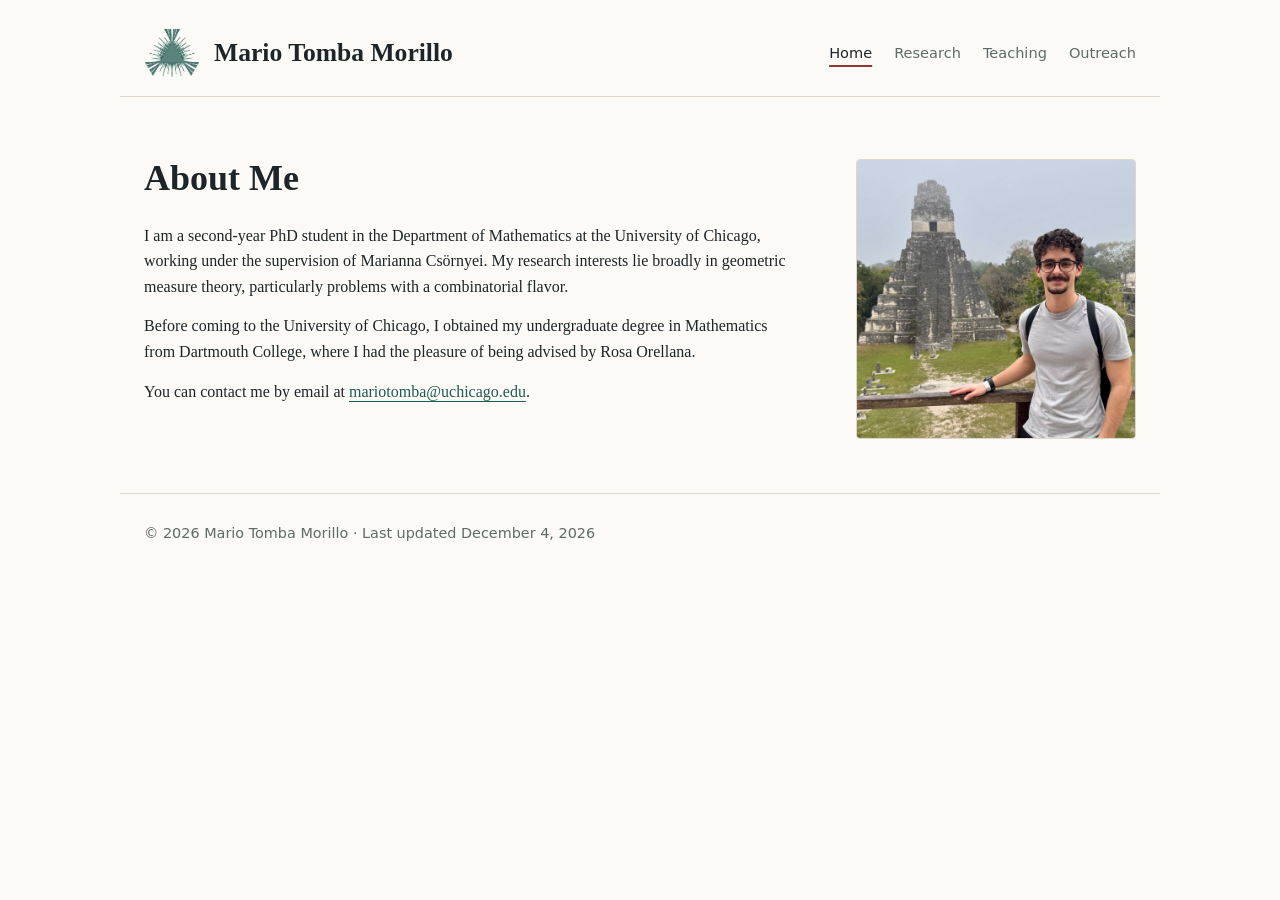
<file: index.html>
<!doctype html>
<html lang="en">
  <head>
    <meta charset="utf-8" />
    <meta name="viewport" content="width=device-width, initial-scale=1" />
    <meta
      name="description"
      content="Mario Tomba Morillo, PhD student in mathematics at the University of Chicago, working in geometric measure theory."
    />
    <meta name="theme-color" content="#fbfaf7" />
    <!-- Google Search Console ownership check: keep this line, or Search Console stops working. -->
    <meta name="google-site-verification" content="BdNd_PdKWHBC8KYTL33KnWOfQ7X2bnnzsMMP2eI7reY" />
    <meta property="og:title" content="Mario Tomba Morillo | Mathematics PhD Student" />
    <meta
      property="og:description"
      content="PhD student in mathematics at the University of Chicago, working in geometric measure theory."
    />
    <meta property="og:type" content="website" />
    <title>Mario Tomba Morillo | Mathematics PhD Student</title>
    <link rel="stylesheet" href="assets/styles.css" />
  </head>
  <body>
    <header class="site-header">
      <a class="brand" href="index.html" aria-label="Home">
        <span class="brand-mark" aria-hidden="true">
          <img src="assets/kakeya-construction.png" alt="" />
        </span>
        <span>Mario Tomba Morillo</span>
      </a>
      <nav class="nav" aria-label="Main navigation">
        <a href="index.html" aria-current="page">Home</a>
        <a href="research.html">Research</a>
        <a href="teaching.html">Teaching</a>
        <a href="outreach.html">Outreach</a>
        <!-- CV link: uncomment once assets/cv.pdf is added.
        <a href="assets/cv.pdf">CV</a> -->
      </nav>
    </header>

    <main id="top">
      <section class="hero" aria-labelledby="intro-title">
        <div class="hero-copy">
          <h1 id="intro-title" class="page-title">About Me</h1>
          <div class="intro-text">
            <p>
              I am a second-year PhD student in the Department of Mathematics at the
              University of Chicago, working under the supervision of Marianna Csörnyei.
              My research interests lie broadly in geometric measure theory, particularly
              problems with a combinatorial flavor.
            </p>
            <p>
              Before coming to the University of Chicago, I obtained my undergraduate
              degree in Mathematics from Dartmouth College, where I had the pleasure of
              being advised by Rosa Orellana.
            </p>
            <p>
              You can contact me by email at
              <a href="mailto:mariotomba@uchicago.edu">mariotomba@uchicago.edu</a>.
            </p>
          </div>
        </div>
        <figure class="portrait">
          <img
            src="assets/headshot.jpg"
            alt="Mario Tomba Morillo at Tikal, with Temple I in the background"
          />
        </figure>
      </section>
    </main>

    <footer class="site-footer">
      <p>© <span id="year"></span> Mario Tomba Morillo<span id="last-updated"></span></p>
    </footer>

    <script src="assets/main.js"></script>
  </body>
</html>
</file>
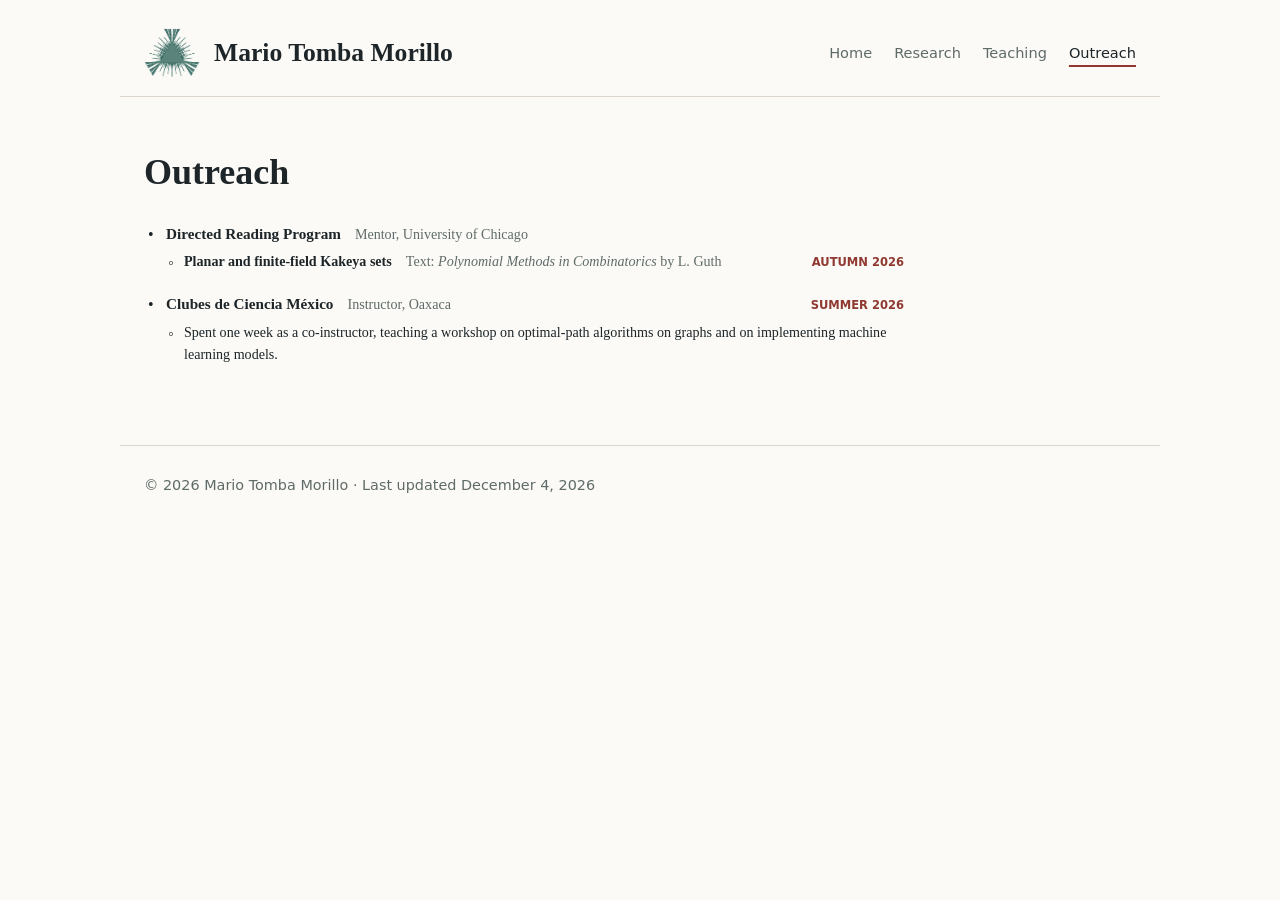
<file: outreach.html>
<!doctype html>
<html lang="en">
  <head>
    <meta charset="utf-8" />
    <meta name="viewport" content="width=device-width, initial-scale=1" />
    <meta name="description" content="Outreach by Mario Tomba Morillo." />
    <meta name="theme-color" content="#fbfaf7" />
    <meta property="og:title" content="Outreach | Mario Tomba Morillo" />
    <meta property="og:description" content="Outreach by Mario Tomba Morillo." />
    <meta property="og:type" content="website" />
    <title>Outreach | Mario Tomba Morillo</title>
    <link rel="stylesheet" href="assets/styles.css" />
  </head>
  <body>
    <header class="site-header">
      <a class="brand" href="index.html" aria-label="Home">
        <span class="brand-mark" aria-hidden="true">
          <img src="assets/kakeya-construction.png" alt="" />
        </span>
        <span>Mario Tomba Morillo</span>
      </a>
      <nav class="nav" aria-label="Main navigation">
        <a href="index.html">Home</a>
        <a href="research.html">Research</a>
        <a href="teaching.html">Teaching</a>
        <a href="outreach.html" aria-current="page">Outreach</a>
        <!-- CV link: uncomment once assets/cv.pdf is added.
        <a href="assets/cv.pdf">CV</a> -->
      </nav>
    </header>

    <main>
      <section class="page" aria-labelledby="page-title">
        <h1 id="page-title" class="page-title">Outreach</h1>
        <ul class="entry-list">
          <li>
            <span class="entry">
              <span class="entry-title">Directed Reading Program</span>
              <span class="entry-detail">Mentor, University of Chicago</span>
            </span>
            <ul class="entry-sublist">
              <li>
                <span class="entry">
                  <span class="entry-note-title">Planar and finite-field Kakeya sets</span>
                  <span class="entry-detail">Text: <i>Polynomial Methods in Combinatorics</i> by L. Guth</span>
                </span>
                <span class="term">Autumn 2026</span>
              </li>
            </ul>
          </li>
          <li>
            <span class="entry">
              <span class="entry-title">Clubes de Ciencia México</span>
              <span class="entry-detail">Instructor, Oaxaca</span>
            </span>
            <span class="term">Summer 2026</span>
            <ul class="entry-sublist">
              <li>
                <span class="entry-note">Spent one week as a co-instructor, teaching a workshop on optimal-path algorithms on graphs and on implementing machine learning models.</span>
              </li>
            </ul>
          </li>
        </ul>
      </section>
    </main>

    <footer class="site-footer">
      <p>© <span id="year"></span> Mario Tomba Morillo<span id="last-updated"></span></p>
    </footer>

    <script src="assets/main.js"></script>
  </body>
</html>
</file>
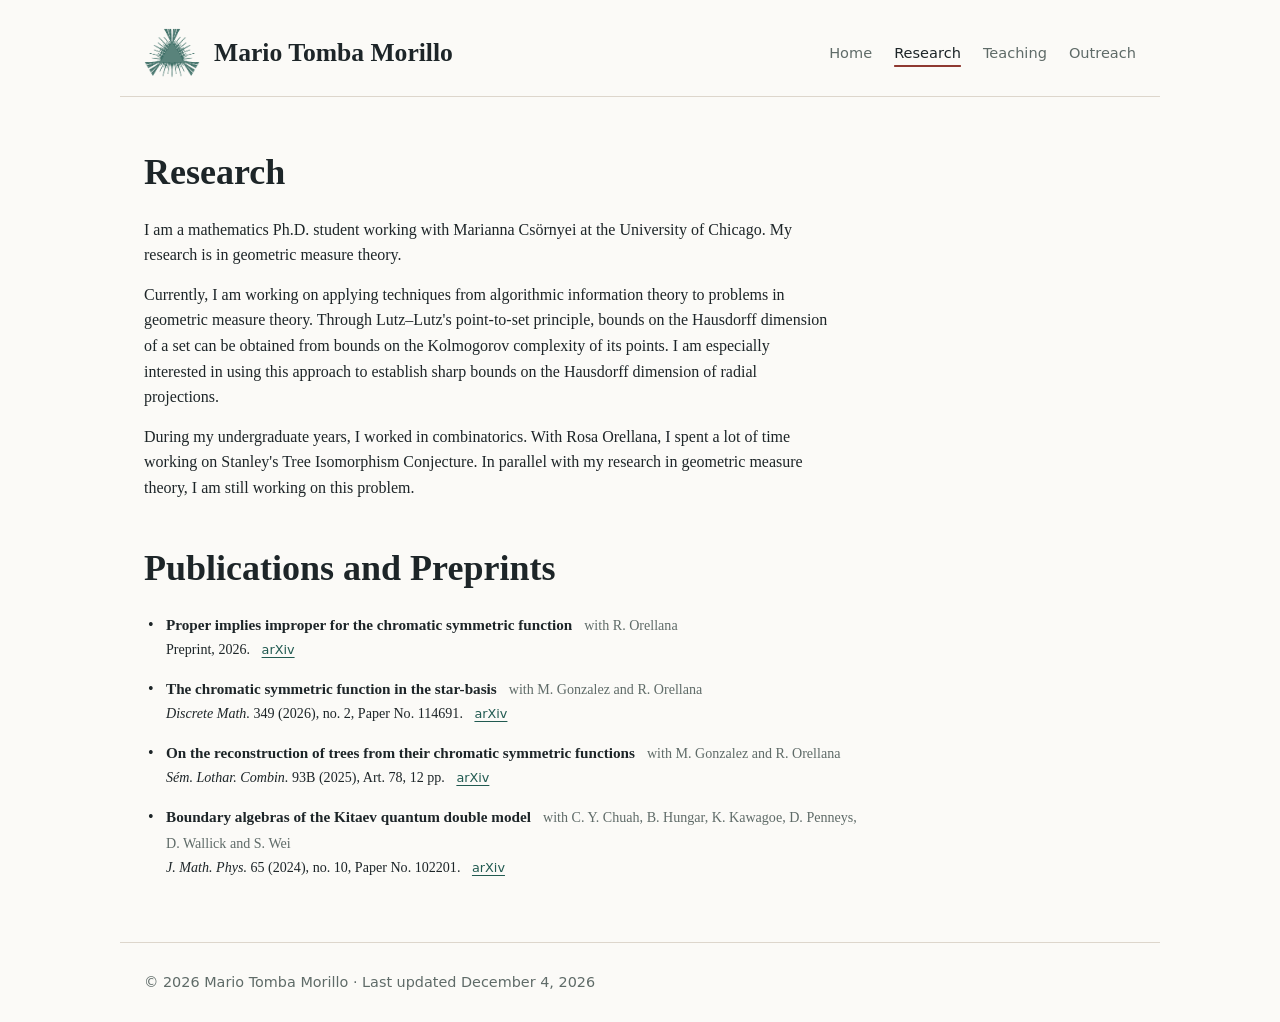
<file: research.html>
<!doctype html>
<html lang="en">
  <head>
    <meta charset="utf-8" />
    <meta name="viewport" content="width=device-width, initial-scale=1" />
    <meta name="description" content="Research of Mario Tomba Morillo: publications and preprints." />
    <meta name="theme-color" content="#fbfaf7" />
    <meta property="og:title" content="Research | Mario Tomba Morillo" />
    <meta property="og:description" content="Research of Mario Tomba Morillo: publications and preprints." />
    <meta property="og:type" content="website" />
    <title>Research | Mario Tomba Morillo</title>
    <link rel="stylesheet" href="assets/styles.css" />
  </head>
  <body>
    <header class="site-header">
      <a class="brand" href="index.html" aria-label="Home">
        <span class="brand-mark" aria-hidden="true">
          <img src="assets/kakeya-construction.png" alt="" />
        </span>
        <span>Mario Tomba Morillo</span>
      </a>
      <nav class="nav" aria-label="Main navigation">
        <a href="index.html">Home</a>
        <a href="research.html" aria-current="page">Research</a>
        <a href="teaching.html">Teaching</a>
        <a href="outreach.html">Outreach</a>
        <!-- CV link: uncomment once assets/cv.pdf is added.
        <a href="assets/cv.pdf">CV</a> -->
      </nav>
    </header>

    <main>
      <section class="page" aria-labelledby="page-title">
        <h1 id="page-title" class="page-title">Research</h1>
        <div class="intro-text">
          <p>
            I am a mathematics Ph.D. student working with Marianna Csörnyei at the University
            of Chicago. My research is in geometric measure theory.
          </p>
          <p>
            Currently, I am working on applying techniques from algorithmic information theory
            to problems in geometric measure theory. Through Lutz&ndash;Lutz's point-to-set
            principle, bounds on the Hausdorff dimension of a set can be obtained from bounds on
            the Kolmogorov complexity of its points. I am especially interested in using this
            approach to establish sharp bounds on the Hausdorff dimension of radial projections.
          </p>
          <p>
            During my undergraduate years, I worked in combinatorics. With Rosa Orellana, I
            spent a lot of time working on Stanley's Tree Isomorphism Conjecture. In parallel
            with my research in geometric measure theory, I am still working on this problem.
          </p>
        </div>

        <section class="page-section" aria-labelledby="publications-title">
          <h2 id="publications-title" class="page-title">Publications and Preprints</h2>
          <ul class="pub-list">
            <li>
              <span class="pub-title">Proper implies improper for the chromatic symmetric function</span>
              <span class="pub-authors">with <span class="nowrap">R. Orellana</span></span>
              <span class="pub-venue">
                Preprint, 2026.
                <span class="pub-links">
                  <a href="https://arxiv.org/abs/2611.18940">arXiv</a>
                </span>
              </span>
            </li>
            <li>
              <span class="pub-title">The chromatic symmetric function in the star-basis</span>
              <span class="pub-authors">with <span class="nowrap">M. Gonzalez</span> and <span class="nowrap">R. Orellana</span></span>
              <span class="pub-venue">
                <i>Discrete Math.</i> 349 (2026), no. 2, Paper No. 114691.
                <span class="pub-links">
                  <a href="https://arxiv.org/abs/2404.06002">arXiv</a>
                </span>
              </span>
            </li>
            <li>
              <span class="pub-title">On the reconstruction of trees from their chromatic symmetric functions</span>
              <span class="pub-authors">with <span class="nowrap">M. Gonzalez</span> and <span class="nowrap">R. Orellana</span></span>
              <span class="pub-venue">
                <i>Sém. Lothar. Combin.</i> 93B (2025), Art. 78, 12 pp.
                <span class="pub-links">
                  <a href="https://arxiv.org/abs/2507.15986">arXiv</a>
                </span>
              </span>
            </li>
            <li>
              <span class="pub-title">Boundary algebras of the Kitaev quantum double model</span>
              <span class="pub-authors">
                with <span class="nowrap">C. Y. Chuah</span>, <span class="nowrap">B. Hungar</span>, <span class="nowrap">K. Kawagoe</span>, <span class="nowrap">D. Penneys</span>, <span class="nowrap">D. Wallick</span> and <span class="nowrap">S. Wei</span>
              </span>
              <span class="pub-venue">
                <i>J. Math. Phys.</i> 65 (2024), no. 10, Paper No. 102201.
                <span class="pub-links">
                  <a href="https://arxiv.org/abs/2309.13440">arXiv</a>
                </span>
              </span>
            </li>
          </ul>
        </section>
      </section>
    </main>

    <footer class="site-footer">
      <p>© <span id="year"></span> Mario Tomba Morillo<span id="last-updated"></span></p>
    </footer>

    <script src="assets/main.js"></script>
  </body>
</html>
</file>
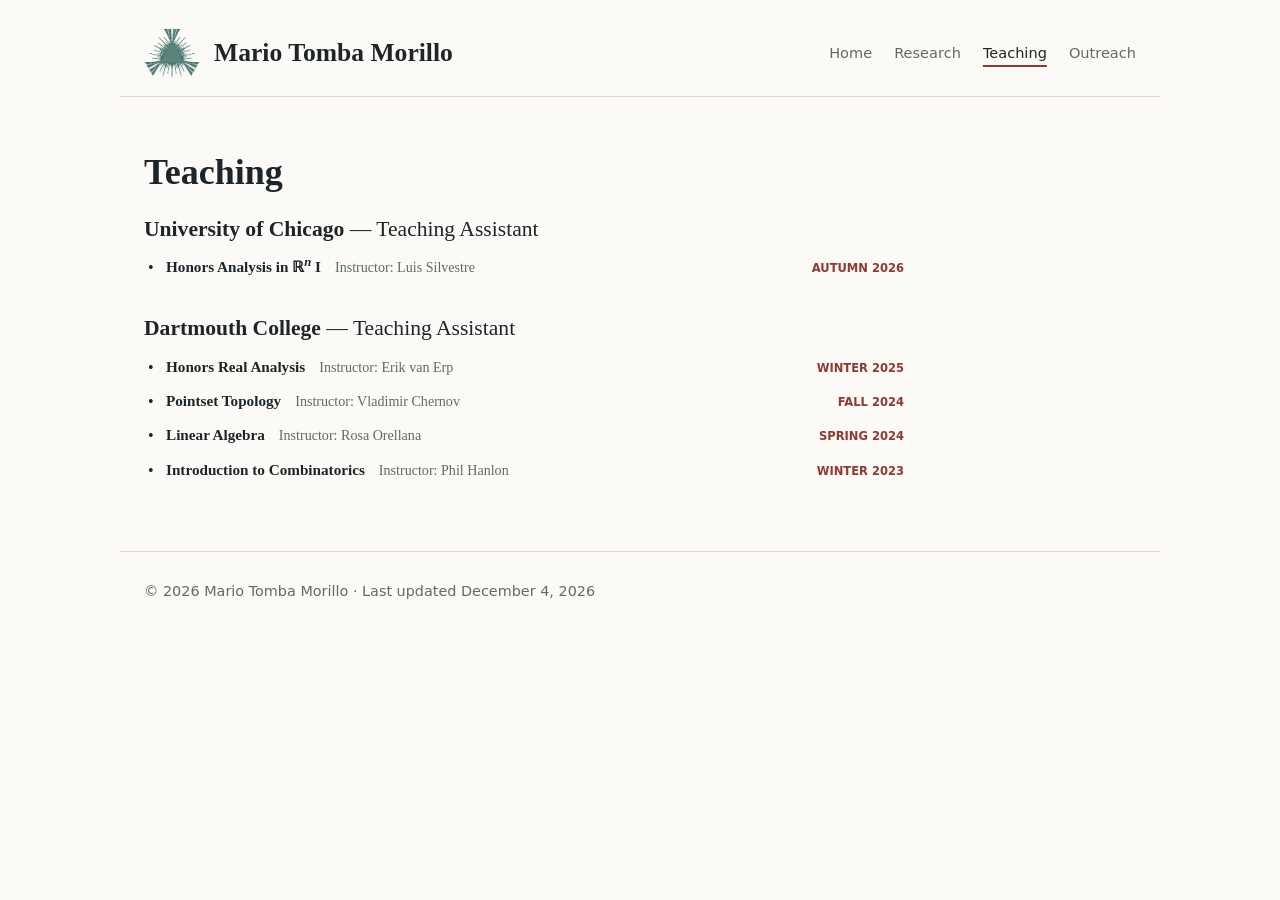
<file: teaching.html>
<!doctype html>
<html lang="en">
  <head>
    <meta charset="utf-8" />
    <meta name="viewport" content="width=device-width, initial-scale=1" />
    <meta name="description" content="Teaching by Mario Tomba Morillo at the University of Chicago." />
    <meta name="theme-color" content="#fbfaf7" />
    <meta property="og:title" content="Teaching | Mario Tomba Morillo" />
    <meta property="og:description" content="Teaching by Mario Tomba Morillo at the University of Chicago." />
    <meta property="og:type" content="website" />
    <title>Teaching | Mario Tomba Morillo</title>
    <link rel="stylesheet" href="assets/styles.css" />
  </head>
  <body>
    <header class="site-header">
      <a class="brand" href="index.html" aria-label="Home">
        <span class="brand-mark" aria-hidden="true">
          <img src="assets/kakeya-construction.png" alt="" />
        </span>
        <span>Mario Tomba Morillo</span>
      </a>
      <nav class="nav" aria-label="Main navigation">
        <a href="index.html">Home</a>
        <a href="research.html">Research</a>
        <a href="teaching.html" aria-current="page">Teaching</a>
        <a href="outreach.html">Outreach</a>
        <!-- CV link: uncomment once assets/cv.pdf is added.
        <a href="assets/cv.pdf">CV</a> -->
      </nav>
    </header>

    <main>
      <section class="page" aria-labelledby="page-title">
        <h1 id="page-title" class="page-title">Teaching</h1>

        <section class="subsection" aria-labelledby="teaching-uchicago">
          <h2 id="teaching-uchicago">
            University of Chicago <span class="subsection-role">— Teaching Assistant</span>
          </h2>
          <ul class="entry-list">
            <li>
              <span class="entry">
                <span class="entry-title">Honors Analysis in <span class="math">&#8477;<sup><i>n</i></sup></span> I</span>
                <span class="entry-detail">Instructor: Luis Silvestre</span>
              </span>
              <span class="term">Autumn 2026</span>
            </li>
          </ul>
        </section>

        <section class="subsection" aria-labelledby="teaching-dartmouth">
          <h2 id="teaching-dartmouth">
            Dartmouth College <span class="subsection-role">— Teaching Assistant</span>
          </h2>
          <ul class="entry-list">
            <li>
              <span class="entry">
                <span class="entry-title">Honors Real Analysis</span>
                <span class="entry-detail">Instructor: Erik van Erp</span>
              </span>
              <span class="term">Winter 2025</span>
            </li>
            <li>
              <span class="entry">
                <span class="entry-title">Pointset Topology</span>
                <span class="entry-detail">Instructor: Vladimir Chernov</span>
              </span>
              <span class="term">Fall 2024</span>
            </li>
            <li>
              <span class="entry">
                <span class="entry-title">Linear Algebra</span>
                <span class="entry-detail">Instructor: Rosa Orellana</span>
              </span>
              <span class="term">Spring 2024</span>
            </li>
            <li>
              <span class="entry">
                <span class="entry-title">Introduction to Combinatorics</span>
                <span class="entry-detail">Instructor: Phil Hanlon</span>
              </span>
              <span class="term">Winter 2023</span>
            </li>
          </ul>
        </section>
      </section>
    </main>

    <footer class="site-footer">
      <p>© <span id="year"></span> Mario Tomba Morillo<span id="last-updated"></span></p>
    </footer>

    <script src="assets/main.js"></script>
  </body>
</html>
</file>
<file: assets/styles.css>
:root {
  --paper: #fbfaf7;
  --ink: #1d2528;
  --muted: #5f6b68;
  --line: #ddd6cc;
  --accent: #8f3931;
  --link: #215a51;
  --white: #ffffff;
}

* {
  box-sizing: border-box;
}

html {
  scroll-behavior: smooth;
}

body {
  margin: 0;
  color: var(--ink);
  background: var(--paper);
  font-family: Charter, "Bitstream Charter", "Iowan Old Style", Georgia, serif;
  line-height: 1.6;
}

a {
  color: var(--link);
  text-decoration-thickness: 0.08em;
  text-underline-offset: 0.22em;
}

a:hover {
  color: var(--accent);
}

.site-header {
  display: flex;
  align-items: center;
  justify-content: space-between;
  gap: 24px;
  max-width: 1040px;
  margin: 0 auto;
  padding: 28px 24px 18px;
  border-bottom: 1px solid var(--line);
}

.brand {
  display: inline-flex;
  align-items: center;
  gap: 14px;
  color: var(--ink);
  font-size: clamp(1.3rem, 2.6vw, 1.6rem);
  font-weight: 700;
  line-height: 1.15;
  text-decoration: none;
}

.brand-mark {
  display: grid;
  flex: none;
  place-items: center;
  width: 56px;
  height: 50px;
}

.brand-mark img {
  display: block;
  width: 100%;
  height: 100%;
  object-fit: contain;
}

.nav {
  display: flex;
  flex-wrap: wrap;
  justify-content: flex-end;
  gap: 10px 22px;
  font-family: Inter, ui-sans-serif, system-ui, -apple-system, BlinkMacSystemFont, "Segoe UI", sans-serif;
  font-size: 0.91rem;
}

.nav a {
  color: var(--muted);
  text-decoration: none;
}

.nav a:hover {
  color: var(--ink);
}

.nav a[aria-current="page"] {
  color: var(--ink);
  text-decoration: underline;
  text-decoration-color: var(--accent);
  text-decoration-thickness: 2px;
  text-underline-offset: 0.45em;
}

main {
  overflow: hidden;
  max-width: 1040px;
  margin: 0 auto;
  padding: 0 24px;
}

.hero {
  display: grid;
  grid-template-columns: minmax(0, 1fr) 280px;
  gap: clamp(28px, 5vw, 56px);
  align-items: start;
  padding: 62px 0 54px;
}

.hero-copy {
  max-width: 690px;
  container-type: inline-size;
}

.eyebrow {
  margin: 0 0 12px;
  color: var(--accent);
  font-family: Inter, ui-sans-serif, system-ui, -apple-system, BlinkMacSystemFont, "Segoe UI", sans-serif;
  font-size: 0.78rem;
  font-weight: 800;
  letter-spacing: 0.08em;
  text-transform: uppercase;
}

h1,
h2,
h3,
p {
  overflow-wrap: anywhere;
}

h1 {
  margin: 0;
  color: var(--ink);
  font-size: min(9.5cqw, 4.4rem);
  line-height: 1.05;
  letter-spacing: 0;
  white-space: nowrap;
}

h2 {
  margin: 0 0 18px;
  color: var(--ink);
  font-size: clamp(1.45rem, 3vw, 2rem);
  line-height: 1.18;
  letter-spacing: 0;
}

h3 {
  margin: 0 0 8px;
  font-size: 1.2rem;
  line-height: 1.25;
}

.lede {
  margin: 20px 0 0;
  color: #34403f;
  font-size: clamp(1.08rem, 2vw, 1.25rem);
}

.intro-text {
  display: grid;
  gap: 14px;
  max-width: 690px;
  margin-top: 20px;
}

.intro-text p {
  margin: 0;
}

.portrait {
  margin: 0;
}

.portrait img {
  display: block;
  width: 100%;
  aspect-ratio: 1 / 1;
  object-fit: cover;
  border: 1px solid var(--line);
  border-radius: 4px;
  background:
    linear-gradient(135deg, rgba(33, 90, 81, 0.12), rgba(143, 57, 49, 0.1)),
    #eee8dc;
}

.portrait figcaption {
  margin-top: 10px;
  color: var(--muted);
  font-family: Inter, ui-sans-serif, system-ui, -apple-system, BlinkMacSystemFont, "Segoe UI", sans-serif;
  font-size: 0.8rem;
}

.section {
  padding: 42px 0;
  border-top: 1px solid var(--line);
}

.page {
  padding: 56px 0 64px;
}

.page-title {
  margin: 0 0 24px;
  font-size: clamp(1.75rem, 4vw, 2.25rem);
  line-height: 1.1;
  white-space: normal;
}

.intro-text + .page-section {
  margin-top: 48px;
}

.subsection + .subsection {
  margin-top: 32px;
}

.subsection h2 {
  margin-bottom: 8px;
  font-size: clamp(1.2rem, 2.2vw, 1.35rem);
}

.subsection-role {
  font-weight: 400;
  white-space: nowrap;
}

.contact-grid {
  display: grid;
  grid-template-columns: repeat(2, minmax(0, 1fr));
  gap: 28px;
}

.contact-grid p {
  margin: 0;
  color: #33403d;
  font-size: 1.08rem;
}

.pub-list {
  display: grid;
  gap: 16px;
  max-width: 760px;
  margin: 0;
  padding: 0;
  list-style: none;
}

.pub-list li {
  position: relative;
  padding-left: 22px;
}

.pub-list li::before {
  position: absolute;
  top: 0;
  left: 4px;
  content: "•";
}

.pub-venue {
  display: block;
}

.pub-title {
  font-size: 0.95rem;
  font-weight: 700;
}

.pub-authors {
  margin-left: 8px;
  color: var(--muted);
  font-size: 0.88rem;
}

.nowrap {
  white-space: nowrap;
}

.pub-venue {
  font-size: 0.88rem;
}

.pub-links {
  display: inline-flex;
  gap: 10px;
  margin-left: 8px;
  font-family: Inter, ui-sans-serif, system-ui, -apple-system, BlinkMacSystemFont, "Segoe UI", sans-serif;
  font-size: 0.8rem;
}

.term {
  color: var(--accent);
  font-family: Inter, ui-sans-serif, system-ui, -apple-system, BlinkMacSystemFont, "Segoe UI", sans-serif;
  font-size: 0.78rem;
  font-weight: 800;
  text-transform: uppercase;
}

.entry-list {
  max-width: 760px;
  margin: 0;
  padding: 0;
  list-style: none;
}

.entry-list li {
  position: relative;
  display: flex;
  flex-wrap: wrap;
  align-items: baseline;
  justify-content: space-between;
  gap: 2px 20px;
  padding: 5px 0 5px 22px;
}

.entry-list li::before {
  position: absolute;
  top: 5px;
  left: 4px;
  content: "•";
}

.entry {
  display: flex;
  flex: 1 1 0;
  flex-wrap: wrap;
  align-items: baseline;
  gap: 2px 14px;
  min-width: 0;
}

.entry-title {
  font-size: 0.95rem;
  font-weight: 700;
}

.math sup {
  line-height: 0;
}

.entry-detail {
  color: var(--muted);
  font-size: 0.88rem;
}

.entry-list .term {
  flex: none;
  font-size: 0.72rem;
  white-space: nowrap;
}

.entry-sublist {
  flex-basis: 100%;
  margin: 0 0 8px;
  padding: 0;
  list-style: none;
}

.entry-sublist li {
  flex-wrap: nowrap;
  padding: 2px 0 2px 18px;
}

.entry-sublist li::before {
  top: 2px;
  left: 2px;
  content: "\25E6";
}

.entry-note {
  flex: 1 1 0;
  min-width: 0;
  font-size: 0.88rem;
}

.entry-note-title {
  font-size: 0.88rem;
  font-weight: 700;
}

.contact {
  background: transparent;
}

.contact-list {
  display: grid;
  gap: 10px;
  padding: 0;
  margin: 0;
  list-style: none;
  font-family: Inter, ui-sans-serif, system-ui, -apple-system, BlinkMacSystemFont, "Segoe UI", sans-serif;
}

.site-footer {
  max-width: 1040px;
  margin: 0 auto;
  padding: 28px 24px;
  color: var(--muted);
  border-top: 1px solid var(--line);
  font-family: Inter, ui-sans-serif, system-ui, -apple-system, BlinkMacSystemFont, "Segoe UI", sans-serif;
  font-size: 0.9rem;
}

.site-footer p {
  margin: 0;
}

@media (max-width: 920px) {
  .hero {
    grid-template-columns: minmax(0, 1fr) 220px;
  }

  .contact-grid {
    grid-template-columns: 1fr;
  }
}

@media (max-width: 640px) {
  .site-header {
    align-items: flex-start;
    flex-direction: column;
  }

  .nav {
    justify-content: flex-start;
    gap: 10px 14px;
    font-size: 0.86rem;
  }

  .hero {
    grid-template-columns: 1fr;
    padding-top: 38px;
  }

  .portrait {
    max-width: 300px;
    order: -1;
  }

  .section {
    padding-block: 34px;
  }

  .page {
    padding-block: 38px 48px;
  }
}
</file>
